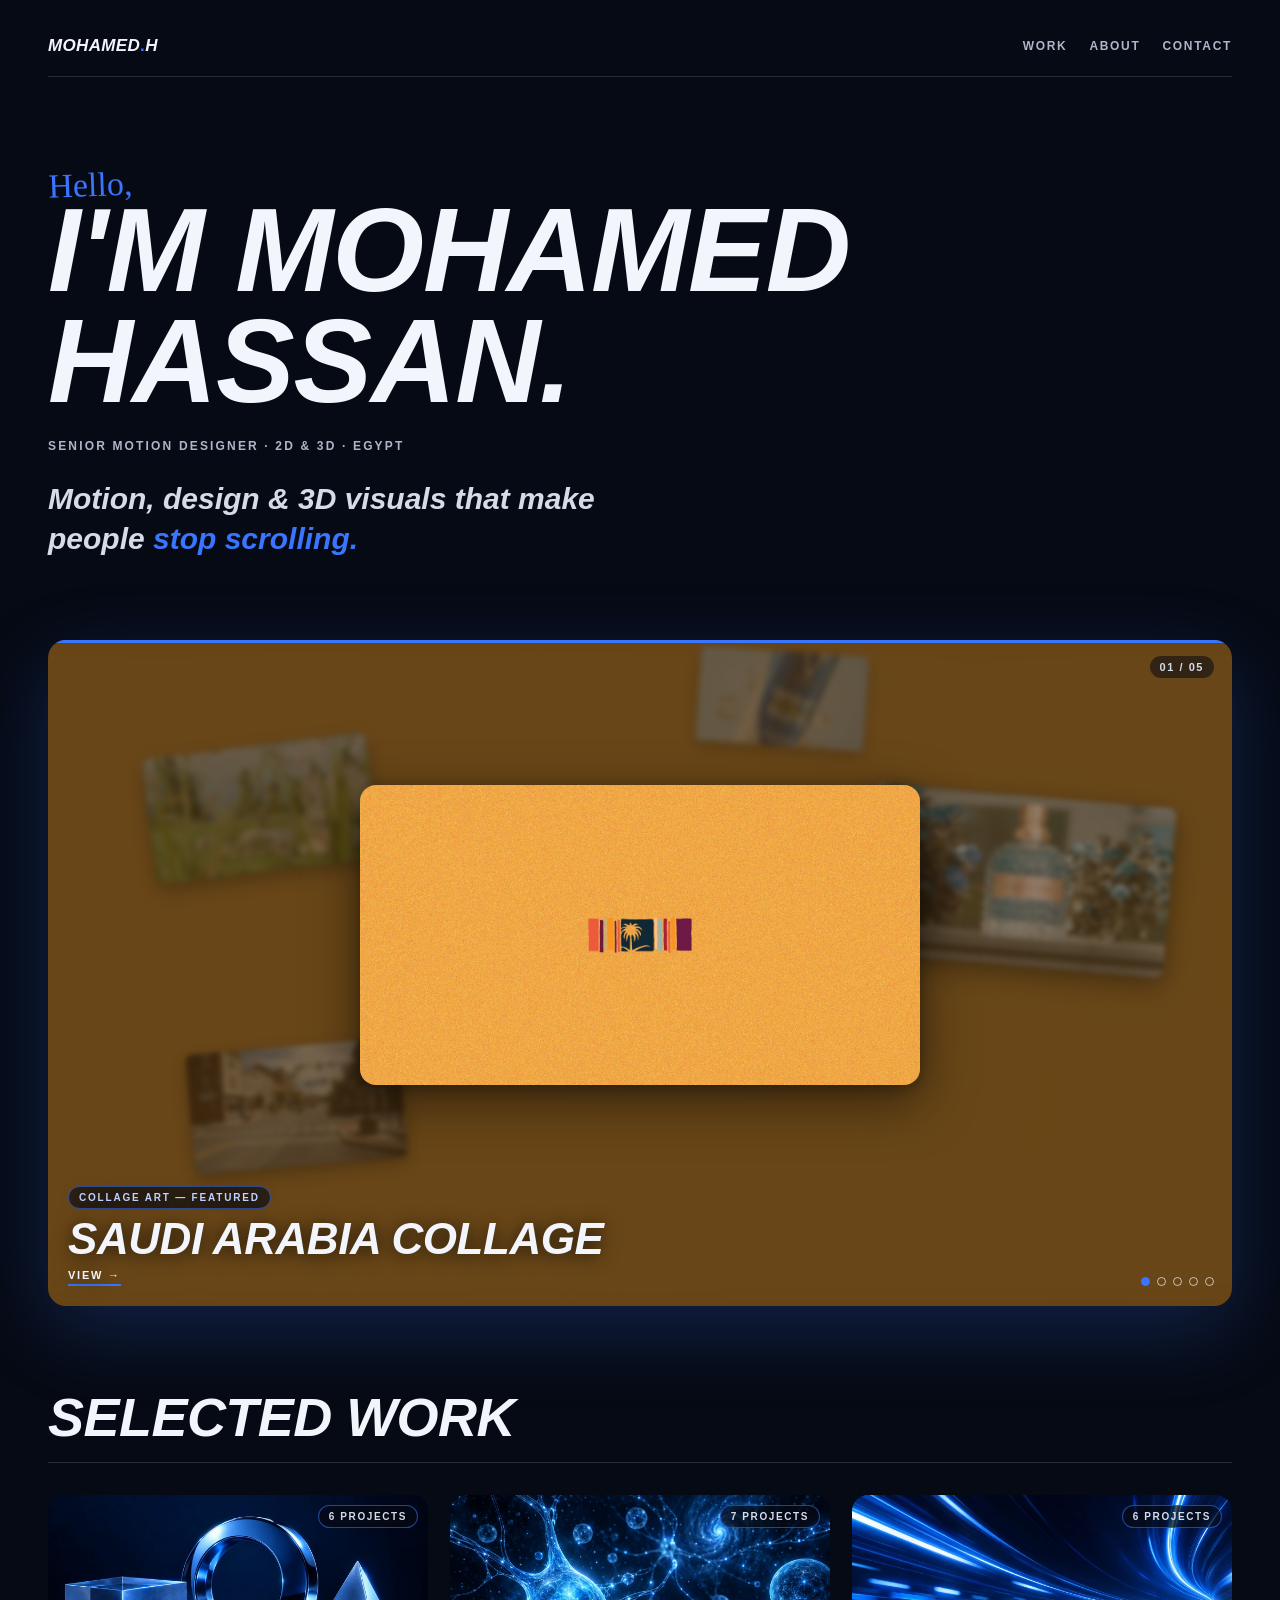
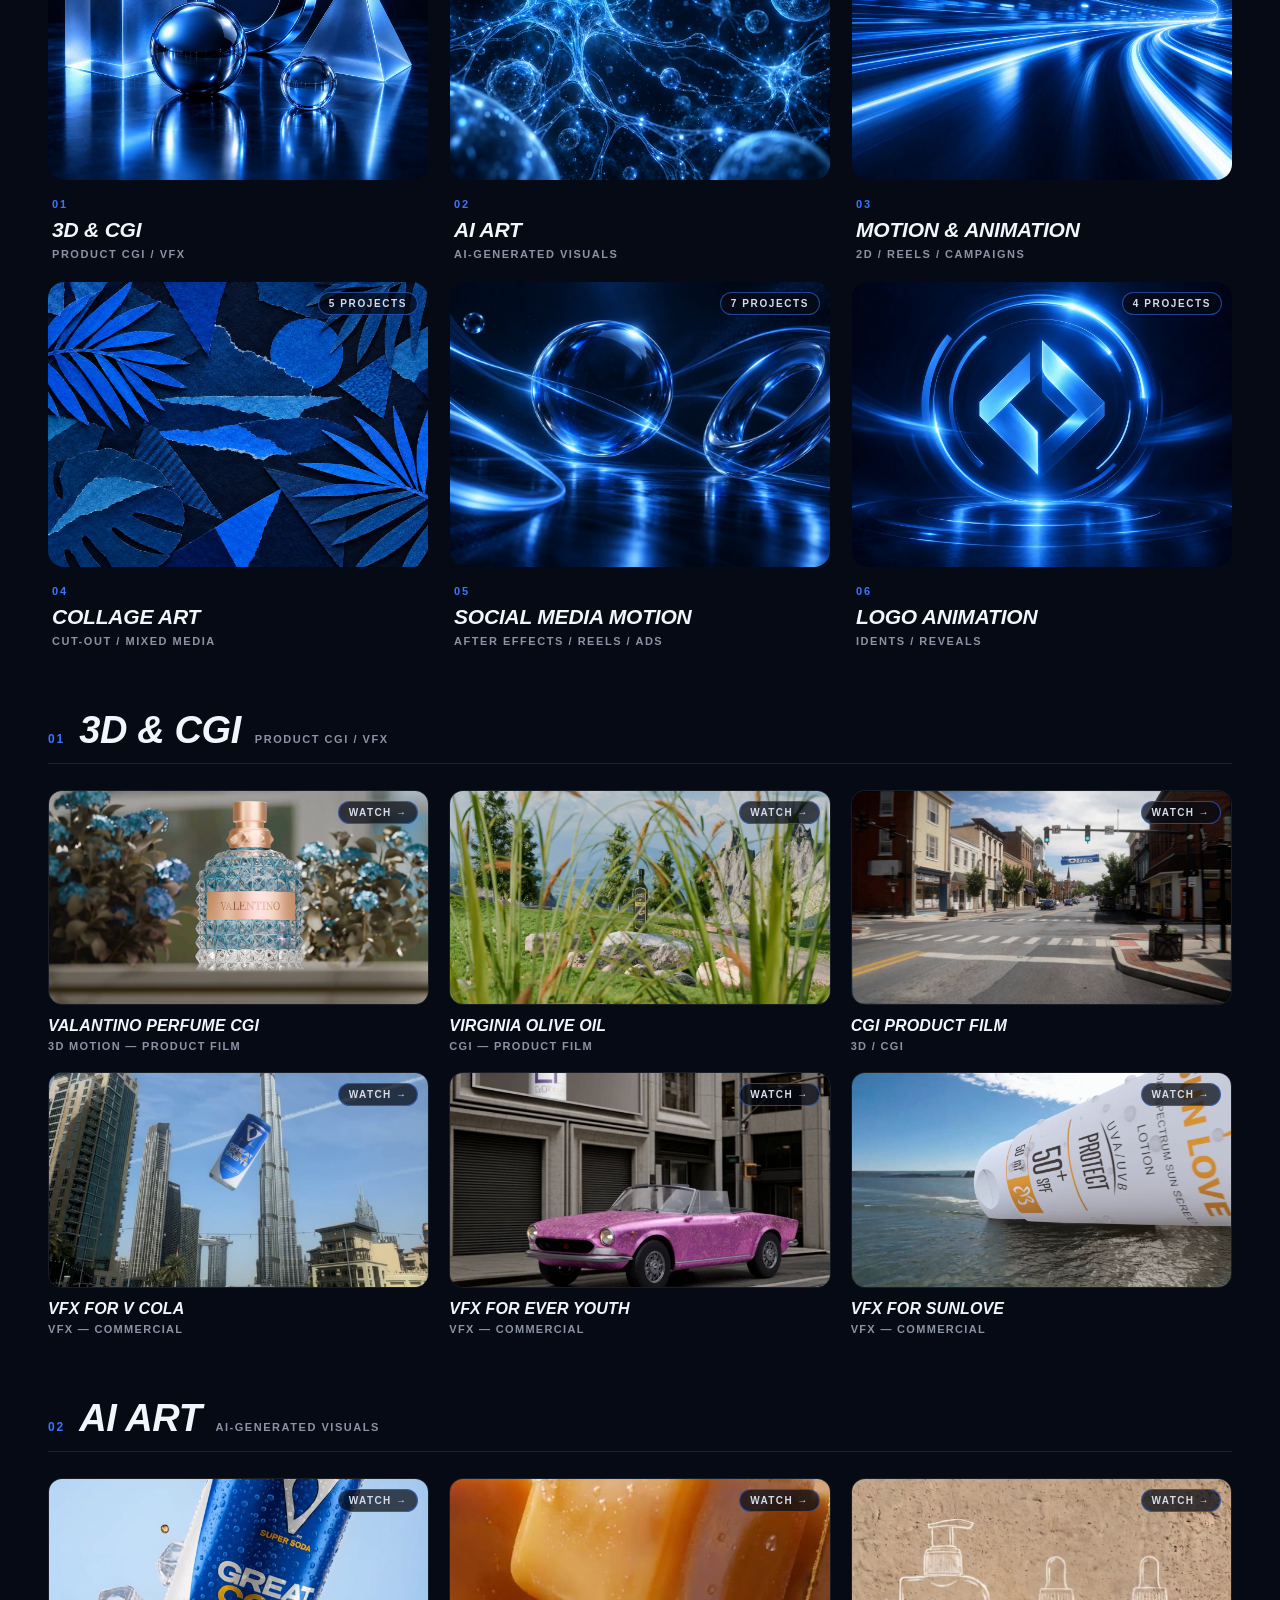
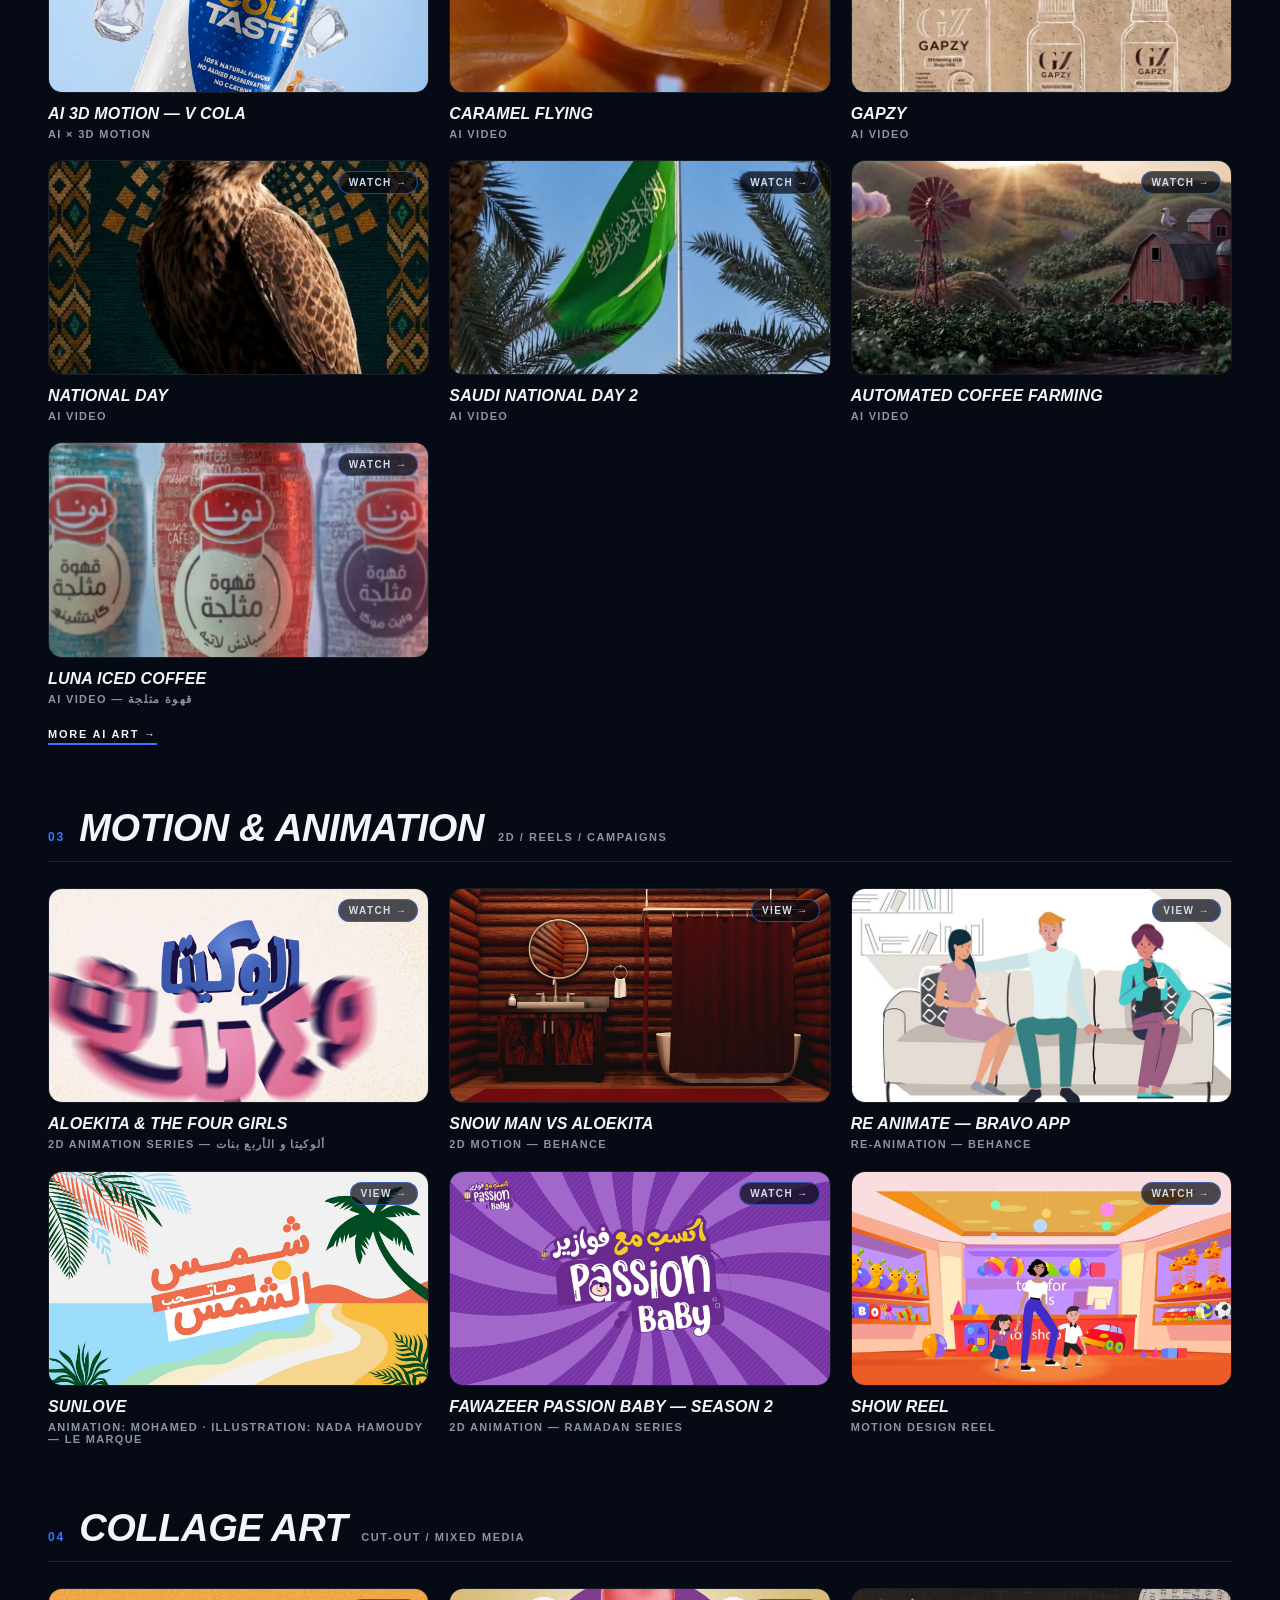
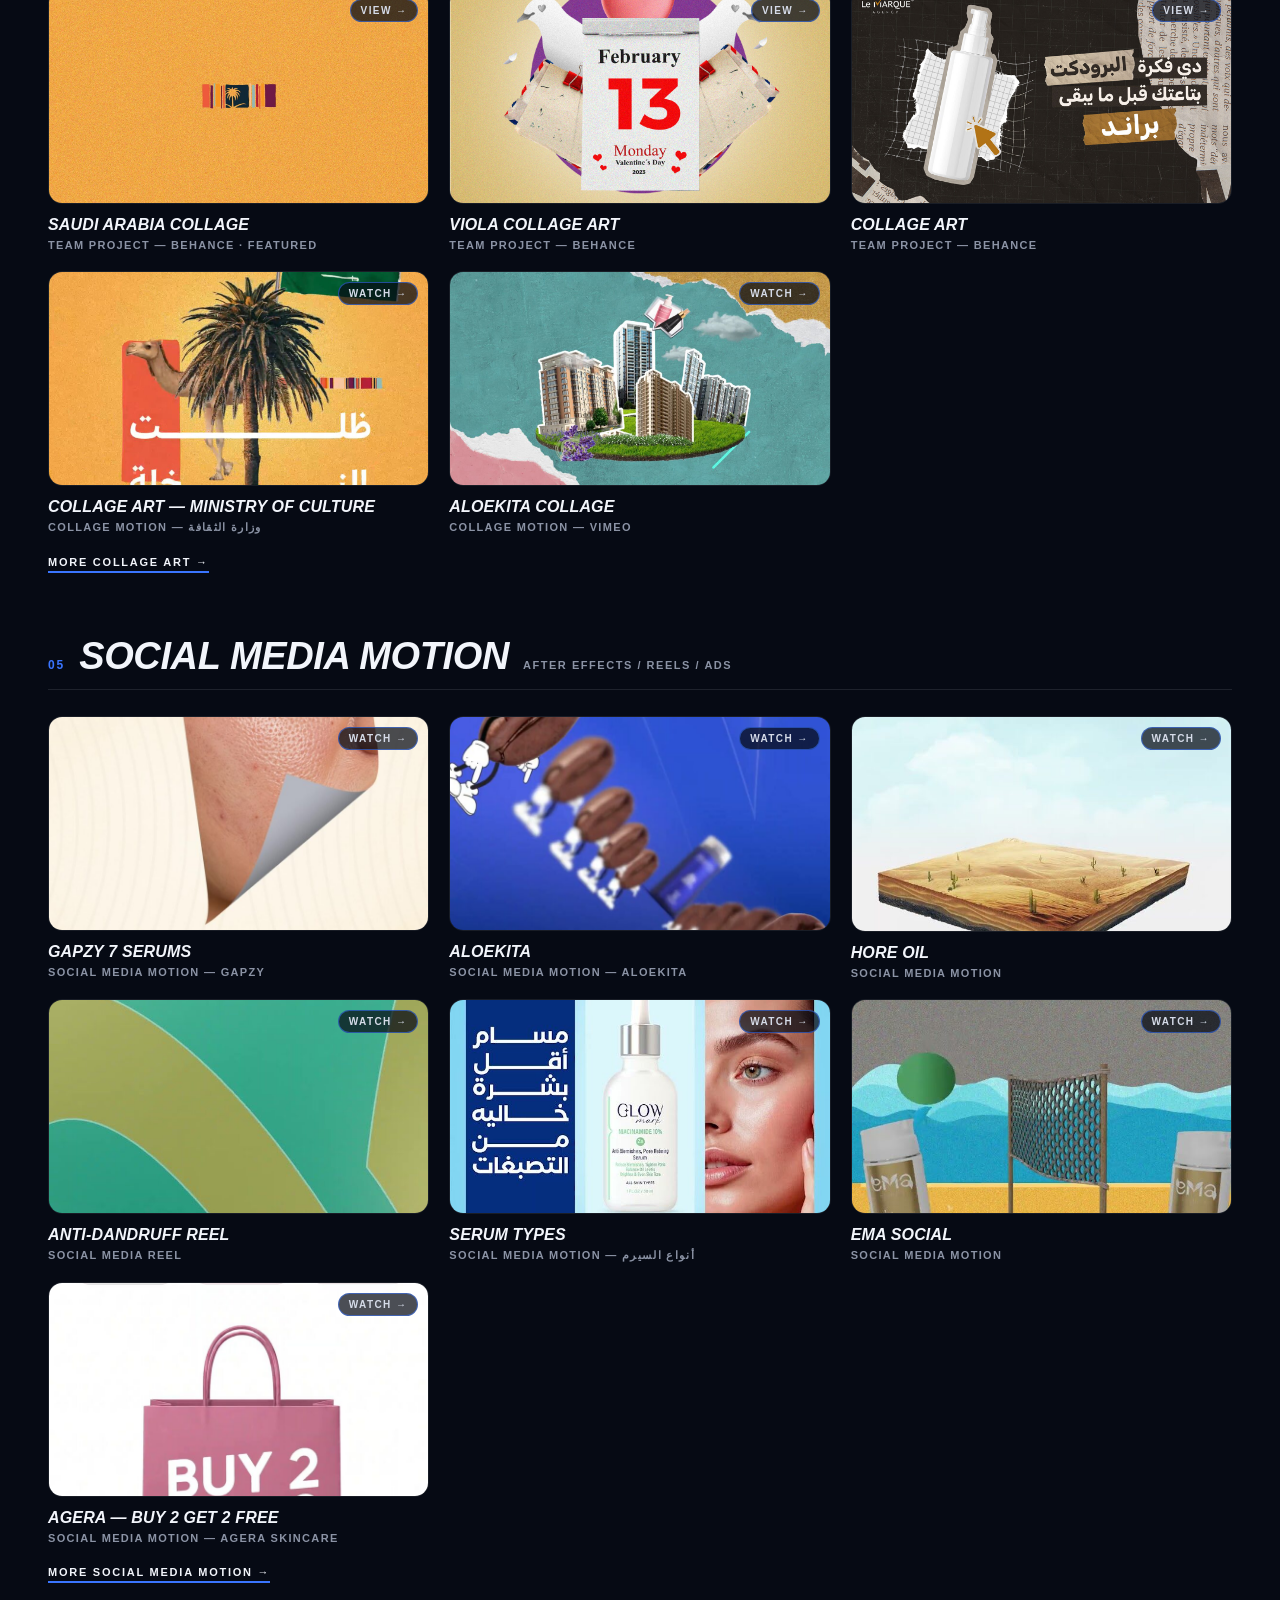
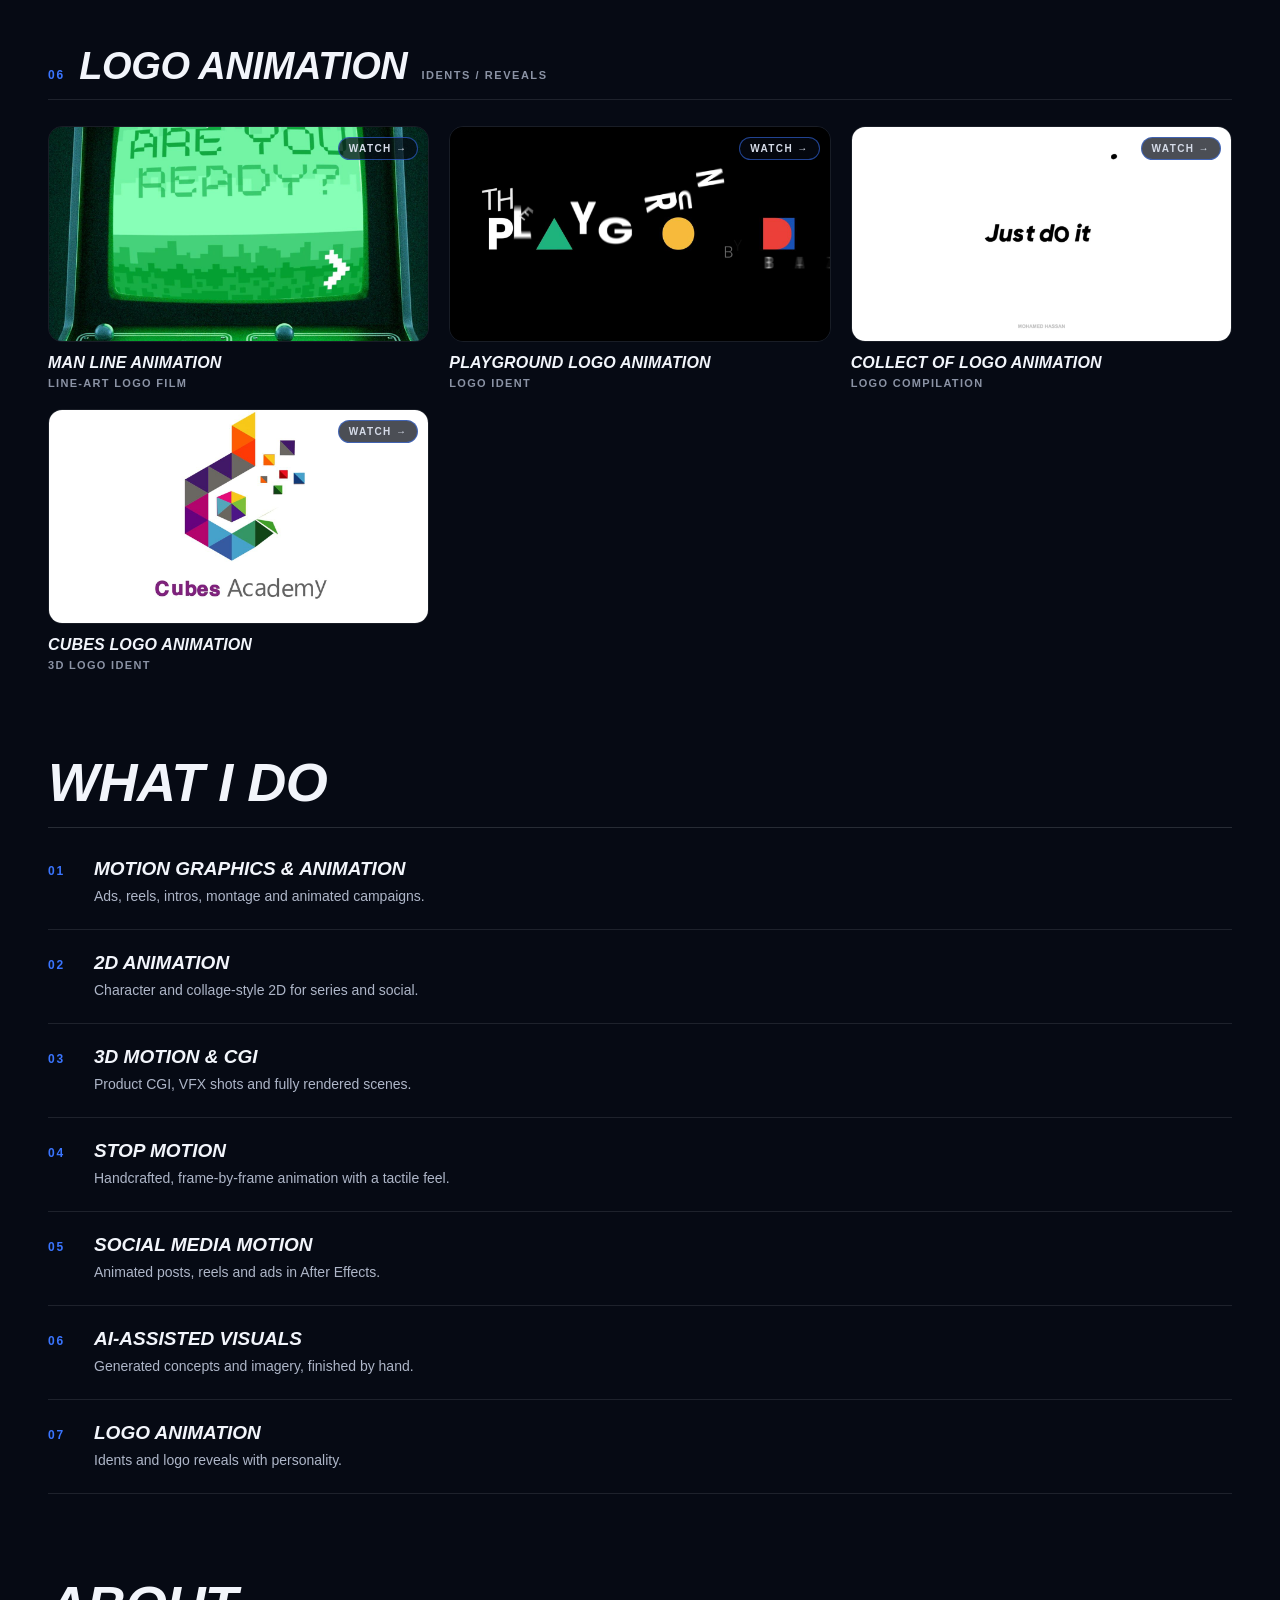
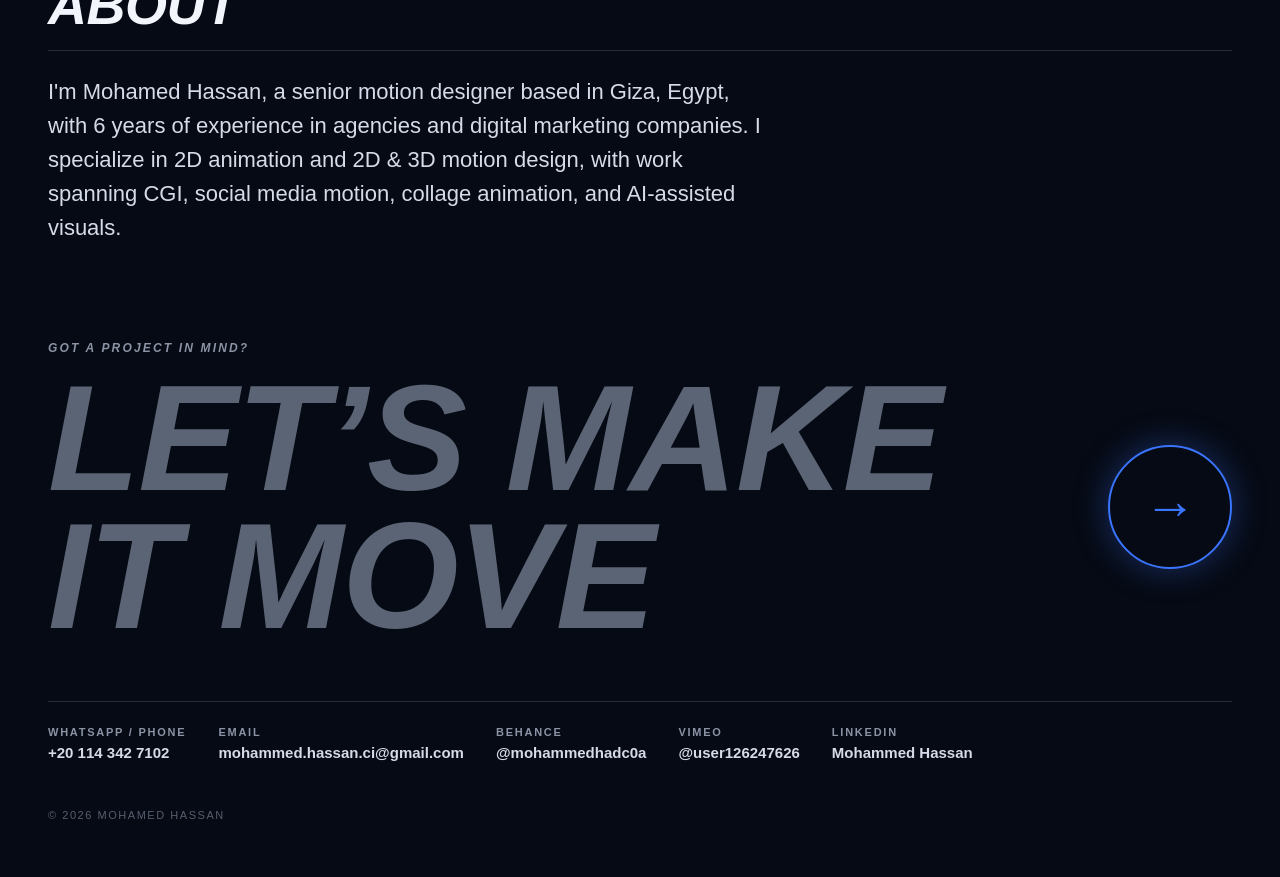
<file: index.html>
<!doctype html>
<html lang="en">
<head>
<meta charset="UTF-8" />
<meta name="viewport" content="width=device-width, initial-scale=1.0, viewport-fit=cover" />
<title>Mohamed Hassan — Senior Motion Designer</title>
<meta name="description" content="Mohamed Hassan, senior motion designer in Egypt. Motion graphics, 2D animation, 3D and CGI, social media motion, AI-assisted visuals." />
<link rel="stylesheet" href="/style.css" />
</head>
<body>
<div id="root" class="pf-dark"></div>
<script src="/app.js"></script>
</body>
</html>
</file>
<file: style.css>
html, body { margin: 0; min-height: 100%; }
body { background: #060a14; }

.pf-dark {
    max-width: 1400px; margin: 0 auto;
    padding: 28px 24px 40px;
    background: #060a14;
    color: #f2f5fb;
    font-family: 'Helvetica Neue', Arial, sans-serif;
}
@media (min-width: 768px) {
    .pf-dark { padding: 36px 48px 56px; }
}

.pf-dark a { color: inherit; }

/* Nav */
.pf-nav {
    display: flex; align-items: center; justify-content: space-between; gap: 16px;
    padding-bottom: 20px; border-bottom: 1px solid rgba(242, 245, 251, 0.14);
}
.pf-logo {
    font-weight: 800; font-style: italic; letter-spacing: 0.02em; font-size: 17px;
    text-transform: uppercase;
}
.pf-logo em { font-style: normal; color: #3a75ff; }
.pf-navlinks { display: flex; gap: 22px; }
.pf-navlinks a {
    font-size: 12px; font-weight: 700; letter-spacing: 0.14em; text-decoration: none;
    color: #aeb6c8; text-transform: uppercase;
}
.pf-navlinks a:hover { color: #f2f5fb; }
@media (max-width: 480px) {
    .pf-logo { font-size: 14px; }
    .pf-navlinks { gap: 13px; }
    .pf-navlinks a { font-size: 10px; letter-spacing: 0.1em; }
}

/* Display type */
.pf-name, .pf-h2, .pf-ctatext, .pf-cardtitle, .pf-slidetitle {
    font-family: 'Arial Narrow Bold', 'HelveticaNeue-CondensedBold', 'Franklin Gothic Medium', 'Arial Black', sans-serif;
    font-weight: 900; font-style: italic; text-transform: uppercase;
    letter-spacing: -0.01em; margin: 0;
}

/* Hero */
.pf-hero { padding: 72px 0 40px; }
.pf-hello {
    font-family: 'Brush Script MT', 'Segoe Script', cursive;
    font-size: 34px; color: #3a75ff; margin: 0 0 12px; transform: rotate(-2deg);
    line-height: 1;
}
.pf-name { font-size: clamp(46px, 11vw, 118px); line-height: 0.94; color: #f2f5fb; }
.pf-role {
    margin: 22px 0 0; font-size: 12px; font-weight: 700; letter-spacing: 0.18em;
    color: #aeb6c8; text-transform: uppercase;
}
.pf-tagline {
    margin: 26px 0 0; font-size: clamp(19px, 3.4vw, 30px); line-height: 1.35;
    font-style: italic; font-weight: 600; color: #d5dbe8; max-width: 640px;
}
.pf-tagline em { font-style: italic; color: #3a75ff; }

/* Hero slider */
.pf-slider {
    position: relative; margin: 40px 0 0; border-radius: 18px; overflow: hidden; overflow: clip;
    aspect-ratio: 16 / 9; background: #0a1020;
    box-shadow: 0 24px 80px rgba(58, 117, 255, 0.22);
}
.pf-slide { position: absolute; inset: 0; }
.pf-slide[data-depth="5"] { visibility: hidden; }
.pf-slide[data-depth="0"] { z-index: 5; }
.pf-slide[data-depth="1"] { z-index: 4; }
.pf-slide[data-depth="2"] { z-index: 3; }
.pf-slide[data-depth="3"] { z-index: 2; }
.pf-slide[data-depth="4"] { z-index: 1; }
.pf-slidebg { position: absolute; inset: 0; animation: pf-bg-in 1.1s cubic-bezier(0.65, 0, 0.35, 1) both; }
@keyframes pf-bg-in { from { opacity: 0; } to { opacity: 1; } }
.pf-slidebg img { width: 100%; height: 100%; object-fit: cover; filter: blur(30px) brightness(0.42) saturate(1.15); transform: scale(1.2); }
.pf-slideart {
    position: absolute; inset: 20px 0 96px; display: grid; place-items: center;
    transition: transform 1.15s cubic-bezier(0.22, 0.61, 0.36, 1), filter 1.15s, opacity 0.85s;
    will-change: transform, filter, opacity;
}
.pf-slide[data-depth="0"] .pf-slideart { transform: none; filter: none; opacity: 1; }
.pf-slide[data-depth="1"] .pf-slideart { transform: translate3d(32%, -10%, 0) scale(0.54) rotate(5deg); filter: blur(5px) brightness(0.65); opacity: 0.65; }
.pf-slide[data-depth="2"] .pf-slideart { transform: translate3d(-32%, -23%, 0) scale(0.4) rotate(-7deg); filter: blur(8px) brightness(0.55); opacity: 0.55; }
.pf-slide[data-depth="3"] .pf-slideart { transform: translate3d(12%, -43%, 0) scale(0.3) rotate(4deg); filter: blur(10px) brightness(0.5); opacity: 0.45; }
.pf-slide[data-depth="4"] .pf-slideart { transform: translate3d(-29%, 31%, 0) scale(0.38) rotate(-5deg); filter: blur(7px) brightness(0.55); opacity: 0.5; }
.pf-slide[data-depth="5"] .pf-slideart { transform: translate3d(0, 5%, 0) scale(0.2); opacity: 0; }
.pf-slideframe {
    position: absolute; inset: 0; display: grid; place-items: center;
    transform: perspective(1200px) rotateX(var(--banner-rx, 0deg)) rotateY(var(--banner-ry, 0deg)) translate3d(var(--banner-sx, 0px), var(--banner-sy, 0px), 0);
    transition: transform 0.45s cubic-bezier(0.2, 0.75, 0.25, 1);
    will-change: transform;
}
.pf-slideframe img {
    max-width: min(560px, 58%); max-height: 100%; width: auto; height: auto; border-radius: 16px; display: block;
    box-shadow: 0 16px 52px rgba(0, 0, 0, 0.5), 0 3px 16px rgba(0, 0, 0, 0.3);
}
.pf-slideprogress {
    position: absolute; top: 0; left: 0; right: 0; height: 3px; z-index: 10;
    background: rgba(255, 255, 255, 0.12);
}
.pf-slideprogress span {
    display: block; height: 100%; width: 0; background: #3a75ff;
    animation: pf-progress 4s linear forwards;
}
@keyframes pf-progress { from { width: 0; } to { width: 100%; } }
.pf-slideinfo, .pf-slidedots, .pf-slidecount { z-index: 10; }
.pf-slideinfo { animation: pf-slideinfo-in 0.7s ease both; }
@keyframes pf-slideinfo-in { from { opacity: 0; transform: translateY(10px); } to { opacity: 1; transform: translateY(0); } }
.pf-slideinfo {
    position: absolute; left: 20px; bottom: 20px; right: 90px;
    display: flex; flex-direction: column; gap: 8px; align-items: flex-start;
    text-shadow: 0 2px 18px rgba(0, 0, 0, 0.75);
}
.pf-slidetag {
    font-size: 10px; font-weight: 800; letter-spacing: 0.18em; color: #bcd2ff;
    background: rgba(6, 10, 20, 0.62); border: 1px solid rgba(58, 117, 255, 0.55);
    border-radius: 999px; padding: 5px 10px;
}
.pf-slidetitle { font-size: clamp(22px, 4.6vw, 44px); line-height: 1; color: #f2f5fb; }
.pf-slidelink {
    font-size: 11px; font-weight: 800; letter-spacing: 0.16em; color: #f2f5fb;
    text-decoration: none; border-bottom: 2px solid #3a75ff; padding-bottom: 3px;
}
.pf-slidelink:hover { color: #3a75ff; }
.pf-slidedots { position: absolute; right: 18px; bottom: 20px; display: flex; gap: 7px; }
.pf-dot {
    width: 9px; height: 9px; border-radius: 50%; border: 1px solid rgba(242, 245, 251, 0.7);
    background: transparent; padding: 0; cursor: pointer;
}
.pf-dot-on { background: #3a75ff; border-color: #3a75ff; }
.pf-slidecount {
    position: absolute; top: 16px; right: 18px;
    font-size: 11px; font-weight: 800; letter-spacing: 0.14em; color: #d5dbe8;
    background: rgba(6, 10, 20, 0.55); border-radius: 999px; padding: 5px 10px;
}

/* Sections */
.pf-section { padding-top: 84px; }
.pf-h2 {
    font-size: clamp(30px, 6vw, 54px); line-height: 1; color: #f2f5fb;
    padding-bottom: 18px; border-bottom: 1px solid rgba(242, 245, 251, 0.14);
}
.pf-note { margin: 16px 0 0; font-size: 13px; color: #8b93a5; }

/* Work grid */
.pf-grid {
    margin-top: 32px;
    display: grid; grid-template-columns: 1fr; gap: 28px;
}
@media (min-width: 640px) { .pf-grid { grid-template-columns: 1fr 1fr; } }
@media (min-width: 1000px) { .pf-grid { grid-template-columns: repeat(3, 1fr); gap: 22px; } }
.pf-card {
    margin: 0; text-decoration: none; display: block;
    transition: transform 0.18s ease-out; will-change: transform;
}
.pf-cardimg { position: relative; border-radius: 16px; overflow: hidden; }
.pf-cardimg img { width: 100%; height: auto; aspect-ratio: 4 / 3; object-fit: cover; display: block; transition: transform 0.5s ease; }
@media (hover: hover) and (pointer: fine) {
    .pf-card:hover .pf-cardimg img { transform: scale(1.05); }
}
.pf-view {
    position: absolute; top: 10px; inset-inline-end: 10px;
    background: rgba(6, 10, 20, 0.72); color: #d5dbe8;
    border: 1px solid rgba(58, 117, 255, 0.55); border-radius: 999px;
    font-size: 10px; font-weight: 800; letter-spacing: 0.16em; padding: 5px 10px;
}
.pf-cardmeta { padding: 14px 4px 0; }
.pf-cardnum { font-size: 11px; font-weight: 800; letter-spacing: 0.16em; color: #3a75ff; }
.pf-cardtitle { font-size: 21px; margin-top: 6px; color: #f2f5fb; }
.pf-cardtag { margin: 6px 0 0; font-size: 11px; font-weight: 700; letter-spacing: 0.14em; color: #8b93a5; }

/* Lane galleries */
.pf-lane { padding-top: 64px; }
.pf-lanehead {
    display: flex; align-items: baseline; gap: 14px; flex-wrap: wrap;
    padding-bottom: 14px; border-bottom: 1px solid rgba(242, 245, 251, 0.1);
}
.pf-lanenum { font-size: 12px; font-weight: 800; letter-spacing: 0.16em; color: #3a75ff; }
.pf-lanetitle {
    font-family: 'Arial Narrow Bold', 'HelveticaNeue-CondensedBold', 'Franklin Gothic Medium', 'Arial Black', sans-serif;
    font-weight: 900; font-style: italic; text-transform: uppercase; letter-spacing: -0.01em;
    font-size: clamp(24px, 4.6vw, 38px); line-height: 1; color: #f2f5fb; margin: 0;
}
.pf-lanetag { font-size: 11px; font-weight: 700; letter-spacing: 0.14em; color: #8b93a5; }
.pf-projects {
    margin-top: 26px;
    display: grid; grid-template-columns: 1fr; gap: 24px;
}
@media (min-width: 640px) { .pf-projects { grid-template-columns: 1fr 1fr; } }
@media (min-width: 1000px) { .pf-projects { grid-template-columns: repeat(3, 1fr); gap: 20px; } }
.pf-project {
    text-decoration: none; display: block;
    transition: transform 0.18s ease-out;
}
.pf-project:hover { transform: translateY(-4px); }
.pf-projectimg {
    position: relative; border-radius: 14px; overflow: hidden;
    border: 1px solid rgba(242, 245, 251, 0.08);
    transition: border-color 0.18s ease-out, box-shadow 0.18s ease-out;
}
.pf-project:hover .pf-projectimg {
    border-color: rgba(58, 117, 255, 0.65);
    box-shadow: 0 14px 44px rgba(58, 117, 255, 0.22);
}
.pf-projectimg img { width: 100%; height: auto; aspect-ratio: 16 / 9; object-fit: cover; display: block; transition: transform 0.5s ease; }
@media (hover: hover) and (pointer: fine) {
    .pf-project:hover .pf-projectimg img { transform: scale(1.06); }
}
.pf-projectcta {
    position: absolute; top: 10px; inset-inline-end: 10px;
    background: rgba(6, 10, 20, 0.72); color: #d5dbe8;
    border: 1px solid rgba(58, 117, 255, 0.55); border-radius: 999px;
    font-size: 10px; font-weight: 800; letter-spacing: 0.14em; padding: 5px 10px;
}
.pf-projecttitle {
    margin: 12px 0 0; font-size: 16px; font-weight: 800; font-style: italic;
    text-transform: uppercase; letter-spacing: 0.01em; color: #f2f5fb;
}
.pf-projectmeta { margin: 5px 0 0; font-size: 11px; font-weight: 700; letter-spacing: 0.12em; color: #8b93a5; }
.pf-gap {
    margin-top: 26px; border: 1.5px dashed rgba(58, 117, 255, 0.5); border-radius: 16px;
    padding: 34px 24px; text-align: center;
}
.pf-gaptext { margin: 0; font-size: 14px; line-height: 1.6; color: #aeb6c8; max-width: 460px; margin-inline: auto; }
.pf-more {
    display: inline-block; margin-top: 22px;
    font-size: 11px; font-weight: 800; letter-spacing: 0.16em; color: #f2f5fb;
    text-decoration: none; border-bottom: 2px solid #3a75ff; padding-bottom: 3px;
}
.pf-more:hover { color: #3a75ff; }

/* Services */
.pf-services { margin-top: 8px; }
.pf-service {
    display: flex; gap: 20px; align-items: baseline;
    padding: 22px 0; border-bottom: 1px solid rgba(242, 245, 251, 0.1);
}
.pf-servicenum { font-size: 12px; font-weight: 800; letter-spacing: 0.16em; color: #3a75ff; min-width: 26px; }
.pf-servicename { margin: 0; font-size: 19px; font-weight: 700; font-style: italic; text-transform: uppercase; color: #f2f5fb; }
.pf-servicedetail { margin: 6px 0 0; font-size: 14px; line-height: 1.5; color: #aeb6c8; }

/* About */
.pf-about {
    margin: 24px 0 0; font-size: clamp(17px, 2.6vw, 22px); line-height: 1.55;
    color: #d5dbe8; max-width: 720px;
}
.pf-aboutsub {
    margin: 18px 0 0; font-size: 13px; font-weight: 700; letter-spacing: 0.14em;
    text-transform: uppercase; color: #3a75ff;
}

/* Footer */
.pf-footer { padding-top: 96px; }
.pf-footkicker {
    margin: 0 0 14px; font-size: 12px; font-weight: 700; font-style: italic;
    letter-spacing: 0.18em; color: #8b93a5; text-transform: uppercase;
}
.pf-cta {
    display: flex; align-items: center; justify-content: space-between; gap: 24px;
    text-decoration: none;
}
.pf-ctatext { font-size: clamp(52px, 13vw, 150px); line-height: 0.92; color: #5b6474; transition: color 0.2s; }
.pf-cta:hover .pf-ctatext { color: #f2f5fb; }
.pf-ctaarrow {
    flex: none; width: clamp(64px, 12vw, 120px); height: clamp(64px, 12vw, 120px);
    border: 2px solid #3a75ff; border-radius: 50%;
    display: flex; align-items: center; justify-content: center;
    font-size: clamp(28px, 5vw, 52px); color: #3a75ff;
    box-shadow: 0 0 34px rgba(58, 117, 255, 0.35);
}
.pf-contacts {
    margin-top: 56px; padding-top: 24px;
    border-top: 1px solid rgba(242, 245, 251, 0.14);
    display: flex; flex-wrap: wrap; gap: 32px;
}
.pf-contact { text-decoration: none; display: flex; flex-direction: column; gap: 6px; }
.pf-contact:hover .pf-contactvalue { color: #3a75ff; }
.pf-contactlabel { font-size: 11px; font-weight: 700; letter-spacing: 0.16em; color: #8b93a5; }
.pf-contactvalue { font-size: 15px; font-weight: 600; color: #d5dbe8; }
.pf-copy { margin: 48px 0 0; font-size: 11px; letter-spacing: 0.14em; color: #565e6e; }

html { scroll-behavior: smooth; }
</file>
